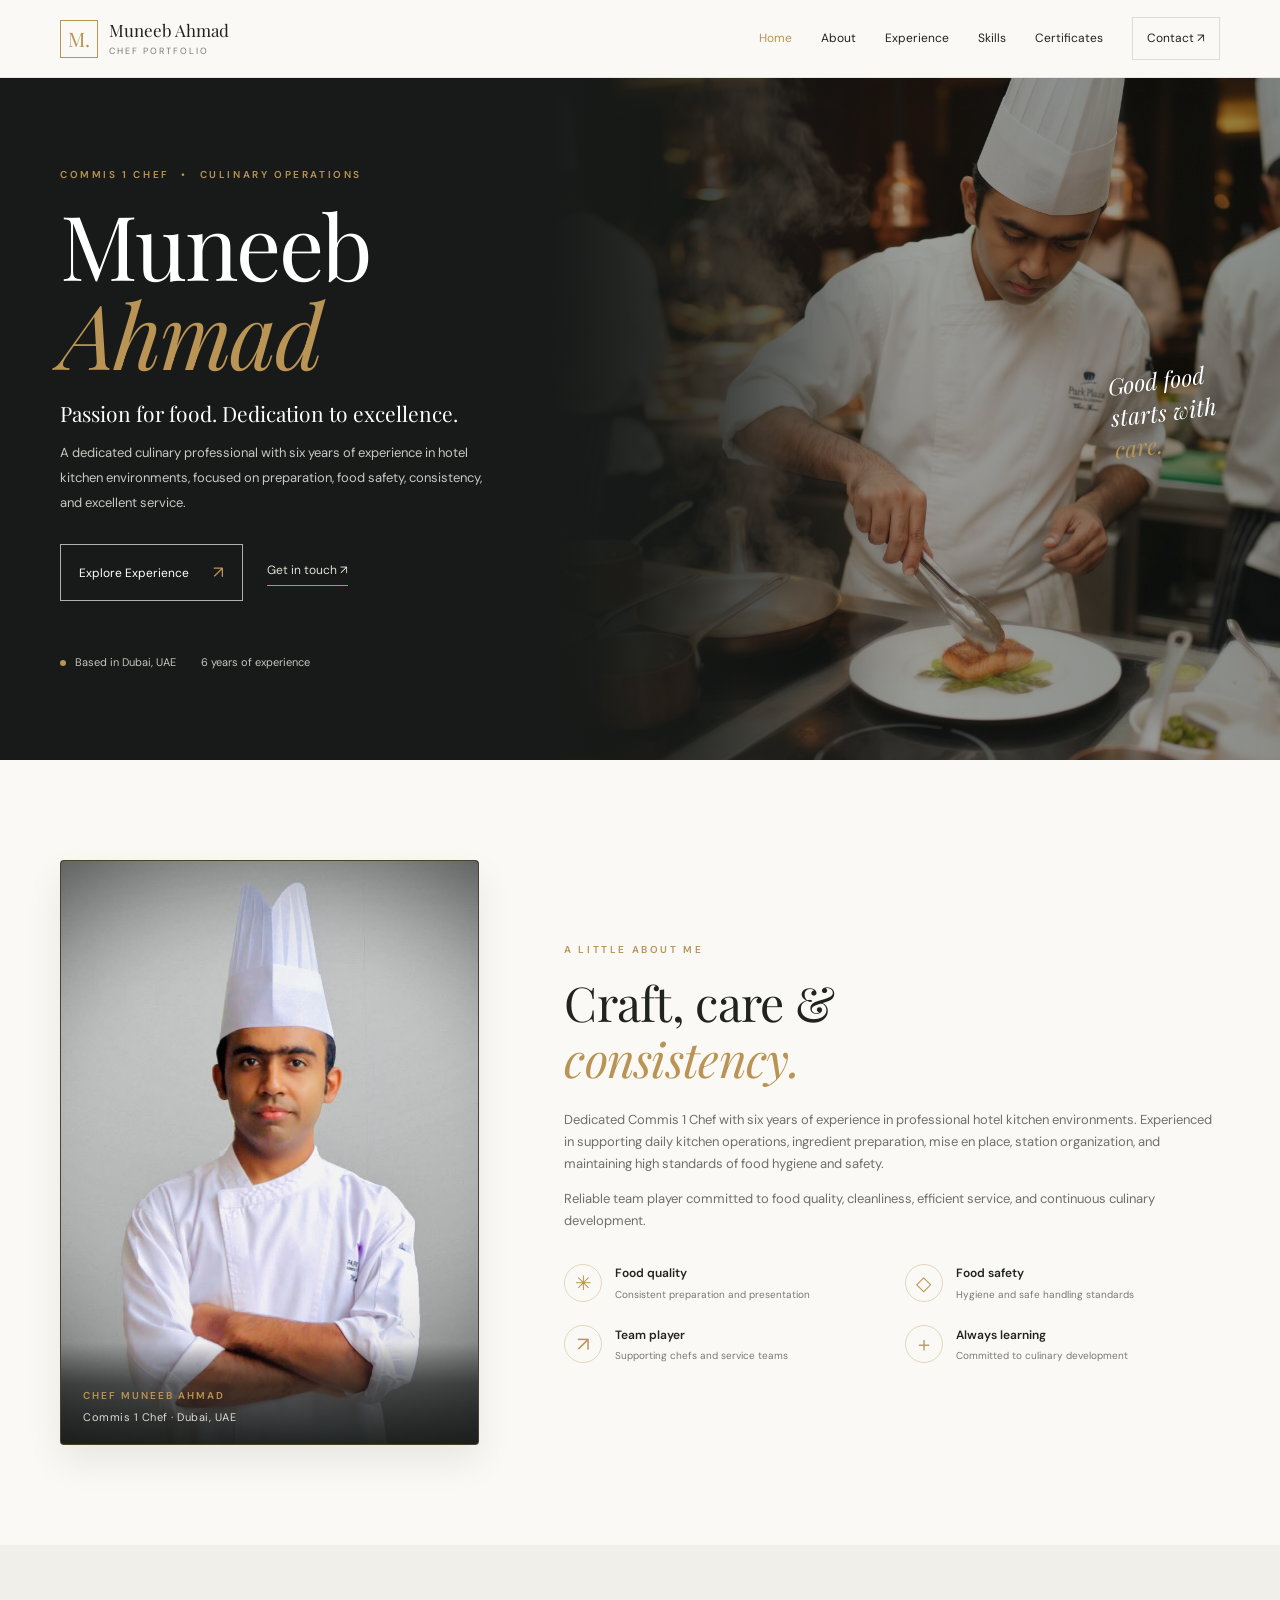
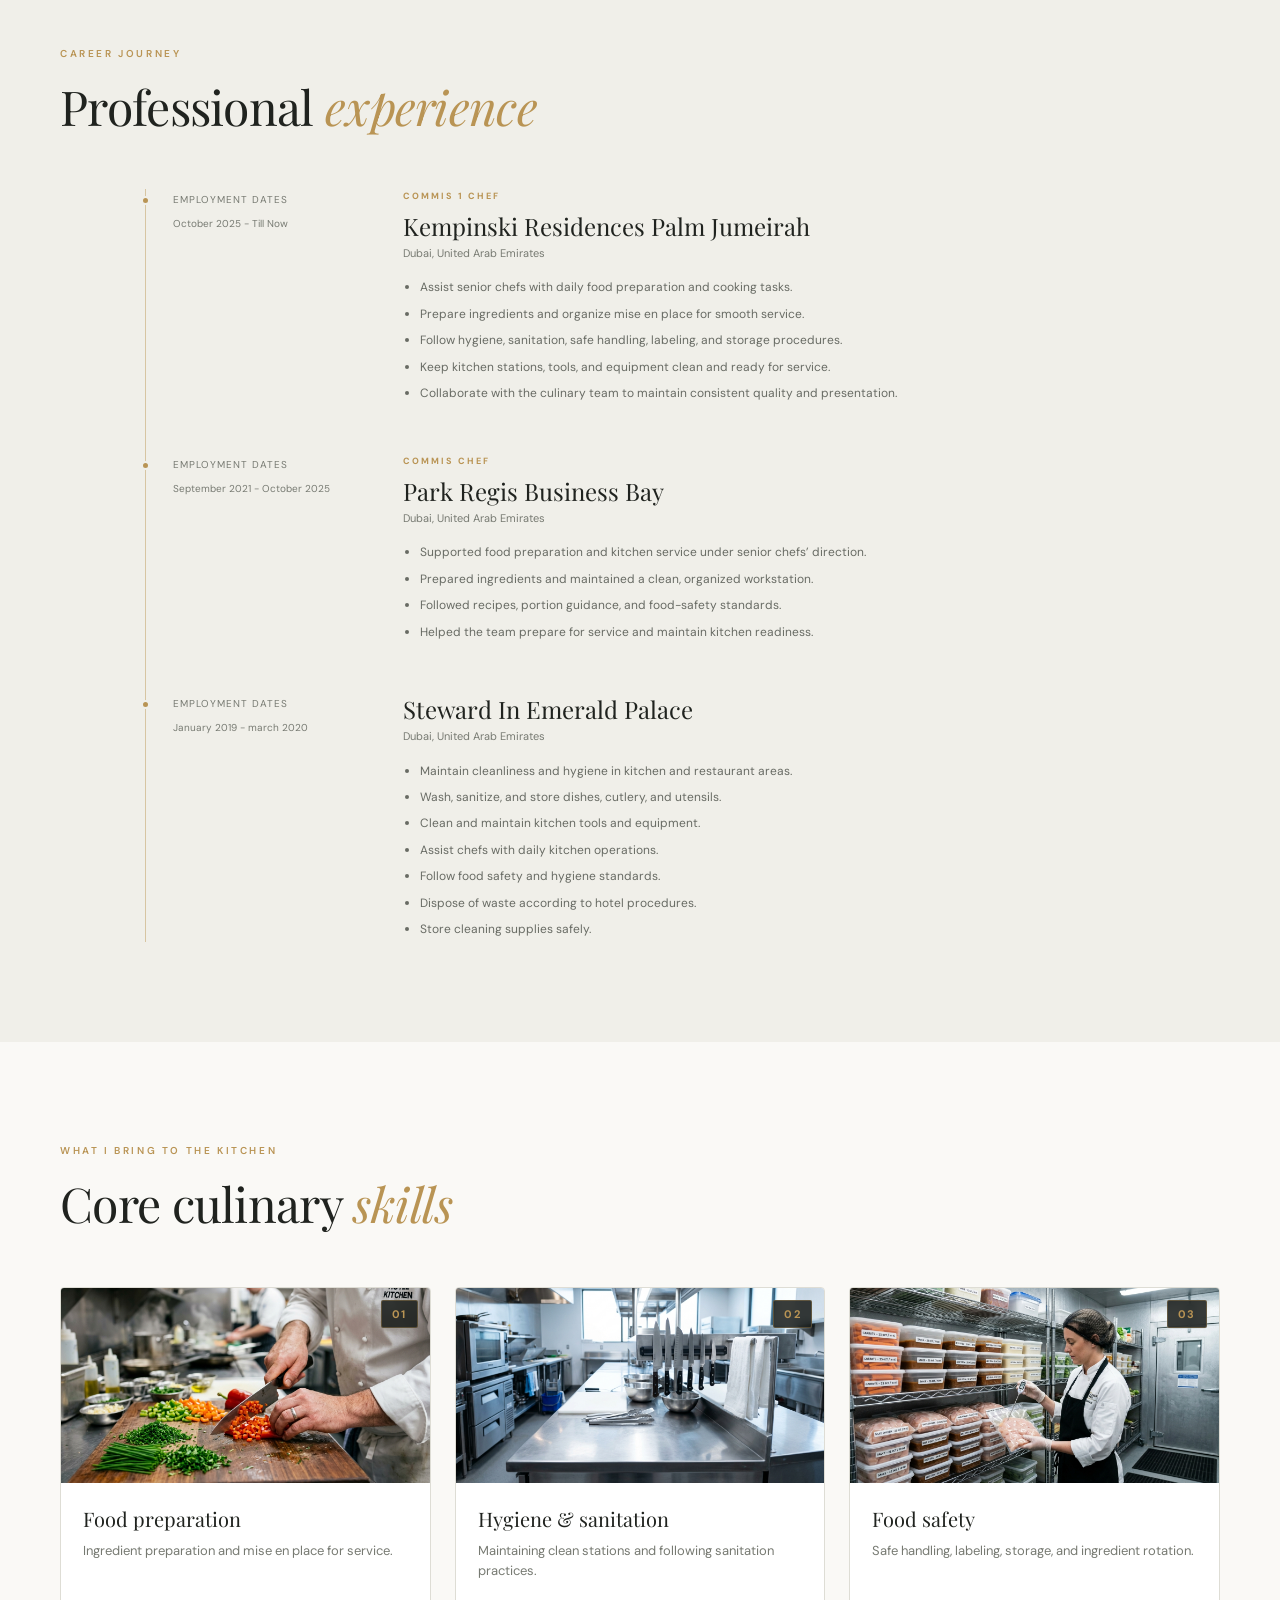
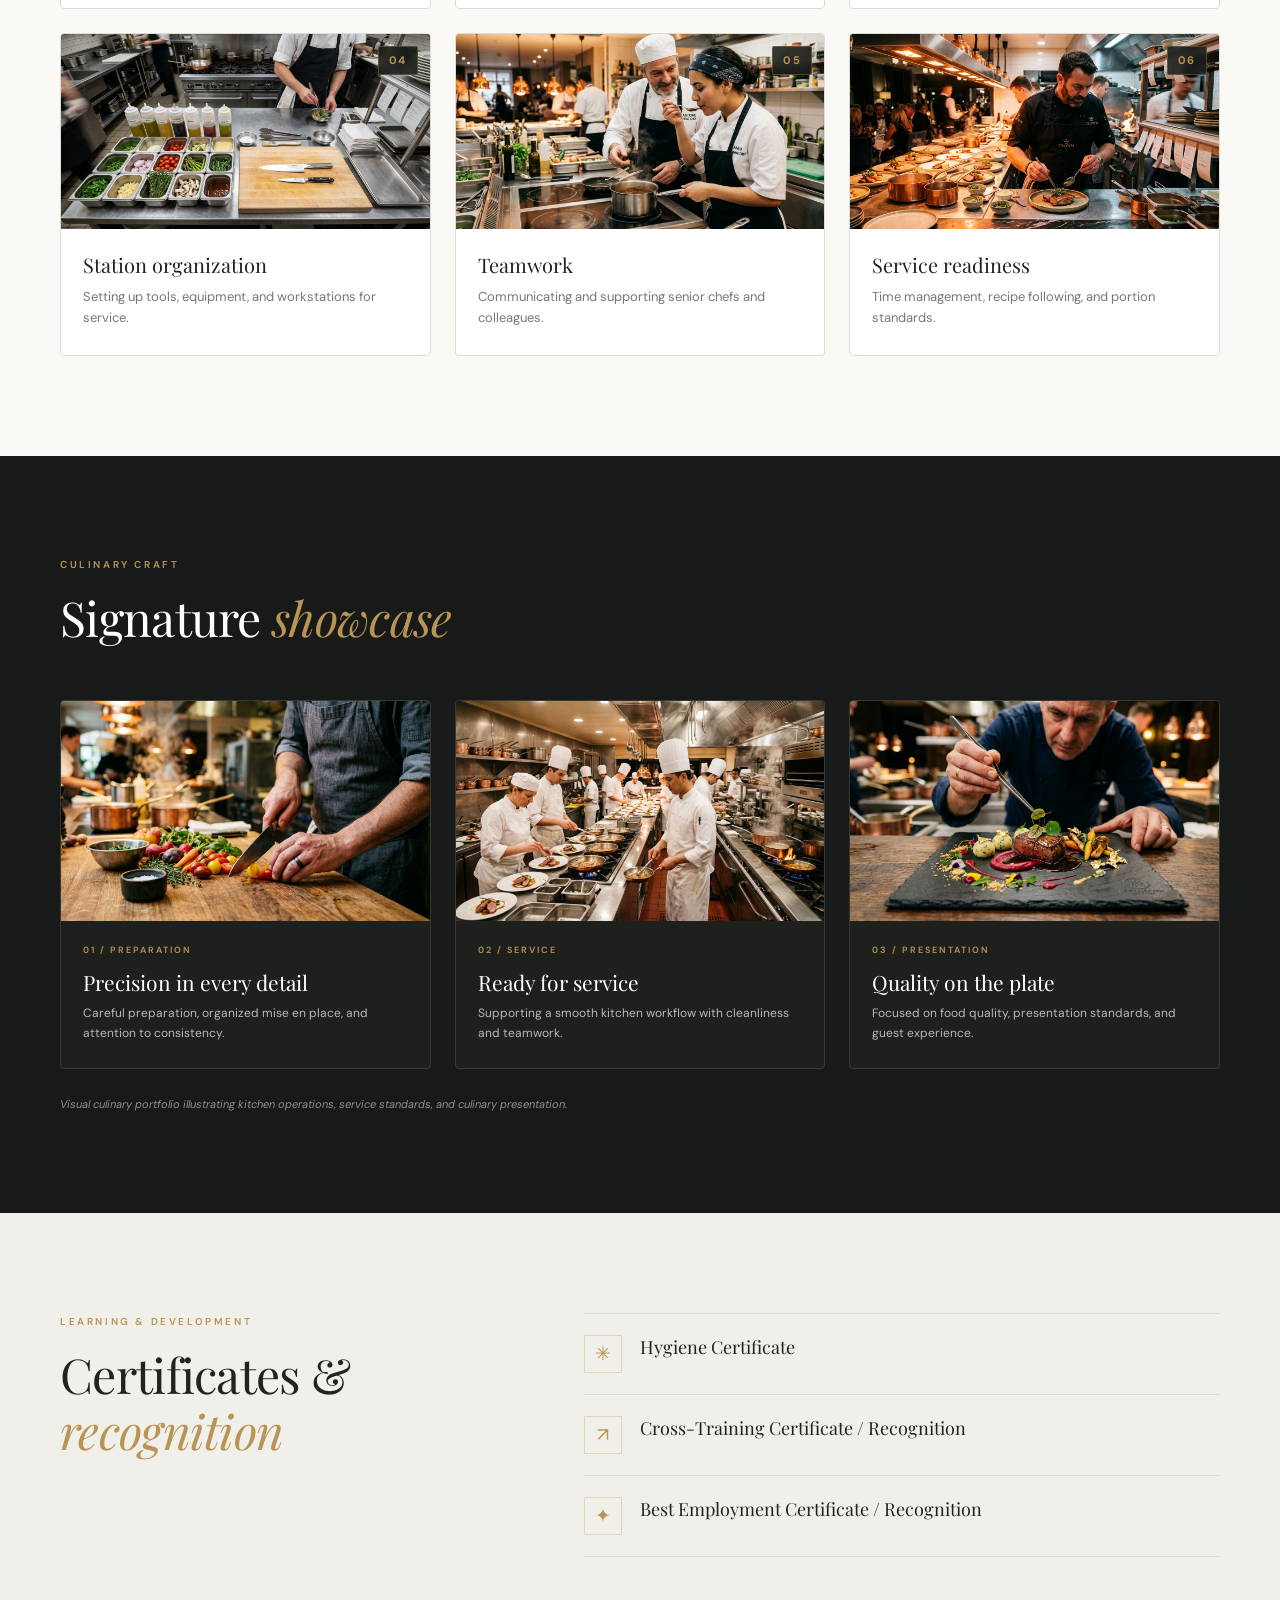
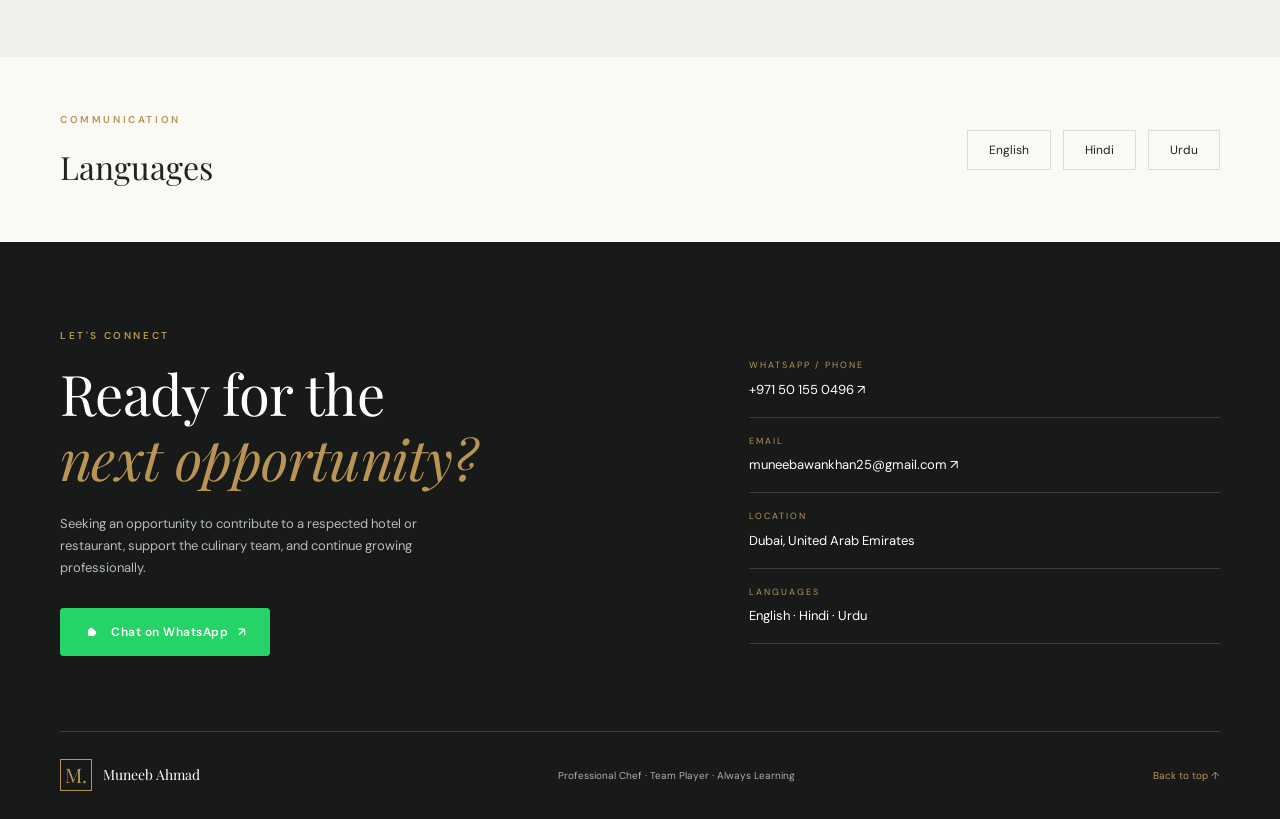
<file: index.html>
<!doctype html>
<html lang="en">

<head>
  <meta charset="utf-8">
  <meta name="viewport" content="width=device-width, initial-scale=1">
  <meta name="description" content="Professional portfolio of Muneeb Ahmad, Commis 1 Chef based in Dubai, UAE.">
  <meta name="theme-color" content="#171a18">
  <title>Muneeb Ahmad | Professional Chef Portfolio</title>
  <link rel="preconnect" href="https://fonts.googleapis.com">
  <link rel="preconnect" href="https://fonts.gstatic.com" crossorigin>
  <link
    href="https://fonts.googleapis.com/css2?family=DM+Sans:wght@400;500;600;700&family=Playfair+Display:ital,wght@0,400;0,500;0,600;1,400;1,500&display=swap"
    rel="stylesheet">
  <link rel="stylesheet" href="assets/css/style.css">
  <script>
    if ('scrollRestoration' in history) { history.scrollRestoration = 'manual'; }
    window.scrollTo(0, 0);
  </script>
  <script defer src="assets/js/script.js"></script>
</head>

<body>
  <header class="site-header">
    <div class="container nav-wrap">
      <a class="brand" href="#home" aria-label="Muneeb Ahmad home"><span class="brand-mark">M.</span><span>Muneeb
          Ahmad<small>CHEF PORTFOLIO</small></span></a>
      <button class="menu-toggle" type="button" aria-label="Open navigation"
        aria-expanded="false"><span></span><span></span></button>
      <nav class="main-nav" aria-label="Main navigation">
        <a href="#home">Home</a><a href="#about">About</a><a href="#experience">Experience</a><a
          href="#skills">Skills</a><a href="#certificates">Certificates</a><a href="https://wa.me/971501550496"
          target="_blank" rel="noopener noreferrer" class="nav-contact">Contact ↗</a>
      </nav>
    </div>
  </header>
  <main>
    <section class="hero" id="home">
      <div class="hero-overlay"></div>
      <div class="container hero-content">
        <p class="eyebrow">COMMIS 1 CHEF <span>•</span> CULINARY OPERATIONS</p>
        <h1>Muneeb<br><em>Ahmad</em></h1>
        <p class="hero-lead">Passion for food. Dedication to excellence.</p>
        <p class="hero-copy">A dedicated culinary professional with six years of experience in hotel kitchen
          environments, focused on preparation, food safety, consistency, and excellent service.</p>
        <div class="hero-actions">
          <a class="button button-light" href="#experience">Explore Experience <span aria-hidden="true">↗</span></a>
          <a class="text-link" href="https://wa.me/971501550496" target="_blank" rel="noopener noreferrer">Get in touch
            ↗</a>
        </div>
        <div class="hero-meta"><span><i class="dot"></i> Based in Dubai, UAE</span><span>6 years of experience</span>
        </div>
      </div>
      <div class="hero-note">Good food<br>starts with<br><em>care.</em></div>
    </section>

    <section class="section about-section" id="about">
      <div class="container two-col about-grid">
        <div class="portrait-photo">
          <img src="assets/images/muneeb.jpeg" alt="Chef Muneeb Ahmad, Commis 1 Chef in uniform">
          <div class="portrait-caption"><span>CHEF MUNEEB AHMAD</span><small>Commis 1 Chef · Dubai, UAE</small></div>
        </div>
        <div class="about-copy">
          <p class="eyebrow">A LITTLE ABOUT ME</p>
          <h2>Craft, care &<br><em>consistency.</em></h2>
          <p>Dedicated Commis 1 Chef with six years of experience in professional hotel kitchen environments.
            Experienced in supporting daily kitchen operations, ingredient preparation, mise en place, station
            organization, and maintaining high standards of food hygiene and safety.</p>
          <p>Reliable team player committed to food quality, cleanliness, efficient service, and continuous culinary
            development.</p>
          <div class="value-grid">
            <div class="value-item"><span class="value-icon">✳</span>
              <div><strong>Food quality</strong><small>Consistent preparation and presentation</small></div>
            </div>
            <div class="value-item"><span class="value-icon">◇</span>
              <div><strong>Food safety</strong><small>Hygiene and safe handling standards</small></div>
            </div>
            <div class="value-item"><span class="value-icon">↗</span>
              <div><strong>Team player</strong><small>Supporting chefs and service teams</small></div>
            </div>
            <div class="value-item"><span class="value-icon">＋</span>
              <div><strong>Always learning</strong><small>Committed to culinary development</small></div>
            </div>
          </div>
        </div>
      </div>
    </section>

    <section class="section soft-section" id="experience">
      <div class="container">
        <div class="section-heading">
          <div>
            <p class="eyebrow">CAREER JOURNEY</p>
            <h2>Professional <em>experience</em></h2>
          </div>

        </div>
        <div class="timeline">
          <article class="timeline-item">
            <div class="timeline-marker"></div>
            <div class="timeline-date">EMPLOYMENT DATES<br><span>October 2025 - Till Now </span></div>
            <div class="timeline-content">
              <p class="role-label">COMMIS 1 CHEF</p>
              <h3>Kempinski Residences Palm Jumeirah</h3>
              <p class="location">Dubai, United Arab Emirates</p>
              <ul>
                <li>Assist senior chefs with daily food preparation and cooking tasks.</li>
                <li>Prepare ingredients and organize mise en place for smooth service.</li>
                <li>Follow hygiene, sanitation, safe handling, labeling, and storage procedures.</li>
                <li>Keep kitchen stations, tools, and equipment clean and ready for service.</li>
                <li>Collaborate with the culinary team to maintain consistent quality and presentation.</li>
              </ul>
            </div>
          </article>
          <article class="timeline-item">
            <div class="timeline-marker"></div>
            <div class="timeline-date">EMPLOYMENT DATES<br><span> September 2021 - October 2025 </span></div>
            <div class="timeline-content">
              <p class="role-label">COMMIS CHEF</p>
              <h3>Park Regis Business Bay</h3>
              <p class="location">Dubai, United Arab Emirates</p>
              <ul>
                <li>Supported food preparation and kitchen service under senior chefs’ direction.</li>
                <li>Prepared ingredients and maintained a clean, organized workstation.</li>
                <li>Followed recipes, portion guidance, and food-safety standards.</li>
                <li>Helped the team prepare for service and maintain kitchen readiness.</li>
              </ul>
            </div>
          </article>
          <article class="timeline-item">
            <div class="timeline-marker"></div>
            <div class="timeline-date">EMPLOYMENT DATES<br><span> January 2019 - march 2020 </span></div>
            <div class="timeline-content">
              <h3>Steward In Emerald Palace </h3>
              <p class="location">Dubai, United Arab Emirates</p>
              <ul>
                <li>Maintain cleanliness and hygiene in kitchen and restaurant areas.</li>
                <li>Wash, sanitize, and store dishes, cutlery, and utensils.</li>
                <li>Clean and maintain kitchen tools and equipment.</li>
                <li>Assist chefs with daily kitchen operations.</li>
                <li>Follow food safety and hygiene standards.</li>
                <li>Dispose of waste according to hotel procedures.</li>
                <li>Store cleaning supplies safely.</li>
              </ul>
            </div>
          </article>
        </div>
      </div>
    </section>

    <section class="section" id="skills">
      <div class="container">
        <div class="section-heading">
          <div>
            <p class="eyebrow">WHAT I BRING TO THE KITCHEN</p>
            <h2>Core culinary <em>skills</em></h2>
          </div>
        </div>
        <div class="skills-grid">
          <article class="skill-card">
            <div class="skill-media">
              <img src="assets/images/skill-prep.jpg" alt="Food preparation and knife skills" loading="lazy">
              <span class="skill-num">01</span>
            </div>
            <div class="skill-body">
              <h3>Food preparation</h3>
              <p>Ingredient preparation and mise en place for service.</p>
            </div>
          </article>
          <article class="skill-card">
            <div class="skill-media">
              <img src="assets/images/skill-hygiene.jpg" alt="Commercial kitchen hygiene and sanitation" loading="lazy">
              <span class="skill-num">02</span>
            </div>
            <div class="skill-body">
              <h3>Hygiene & sanitation</h3>
              <p>Maintaining clean stations and following sanitation practices.</p>
            </div>
          </article>
          <article class="skill-card">
            <div class="skill-media">
              <img src="assets/images/skill-safety.jpg" alt="Food safety and temperature monitoring" loading="lazy">
              <span class="skill-num">03</span>
            </div>
            <div class="skill-body">
              <h3>Food safety</h3>
              <p>Safe handling, labeling, storage, and ingredient rotation.</p>
            </div>
          </article>
          <article class="skill-card">
            <div class="skill-media">
              <img src="assets/images/skill-station.jpg" alt="Kitchen station organization and mise en place setup"
                loading="lazy">
              <span class="skill-num">04</span>
            </div>
            <div class="skill-body">
              <h3>Station organization</h3>
              <p>Setting up tools, equipment, and workstations for service.</p>
            </div>
          </article>
          <article class="skill-card">
            <div class="skill-media">
              <img src="assets/images/skill-team.jpg" alt="Culinary brigade teamwork and chef collaboration"
                loading="lazy">
              <span class="skill-num">05</span>
            </div>
            <div class="skill-body">
              <h3>Teamwork</h3>
              <p>Communicating and supporting senior chefs and colleagues.</p>
            </div>
          </article>
          <article class="skill-card">
            <div class="skill-media">
              <img src="assets/images/skill-service.jpg" alt="Service readiness and dinner service plating"
                loading="lazy">
              <span class="skill-num">06</span>
            </div>
            <div class="skill-body">
              <h3>Service readiness</h3>
              <p>Time management, recipe following, and portion standards.</p>
            </div>
          </article>
        </div>
      </div>
    </section>

    <section class="section signature-section" id="gallery">
      <div class="container">
        <div class="section-heading">
          <div>
            <p class="eyebrow">CULINARY CRAFT</p>
            <h2>Signature <em>showcase</em></h2>
          </div>
        </div>
        <div class="showcase-grid">
          <article class="showcase-card">
            <div class="showcase-image"><img src="assets/images/showcase-prep.jpg"
                alt="Precision culinary preparation and knife craftsmanship" loading="lazy"></div>
            <div class="showcase-copy">
              <span>01 / PREPARATION</span>
              <h3>Precision in every detail</h3>
              <p>Careful preparation, organized mise en place, and attention to consistency.</p>
            </div>
          </article>
          <article class="showcase-card">
            <div class="showcase-image"><img src="assets/images/showcase-service.jpg"
                alt="Commercial hotel kitchen brigade during service rush" loading="lazy"></div>
            <div class="showcase-copy">
              <span>02 / SERVICE</span>
              <h3>Ready for service</h3>
              <p>Supporting a smooth kitchen workflow with cleanliness and teamwork.</p>
            </div>
          </article>
          <article class="showcase-card">
            <div class="showcase-image"><img src="assets/images/showcase-presentation.jpg"
                alt="Michelin caliber fine dining plated presentation" loading="lazy"></div>
            <div class="showcase-copy">
              <span>03 / PRESENTATION</span>
              <h3>Quality on the plate</h3>
              <p>Focused on food quality, presentation standards, and guest experience.</p>
            </div>
          </article>
        </div>
        <p class="gallery-note">Visual culinary portfolio illustrating kitchen operations, service standards, and
          culinary presentation.</p>
      </div>
    </section>

    <section class="section soft-section" id="certificates">
      <div class="container credentials-grid">
        <div>
          <p class="eyebrow">LEARNING & DEVELOPMENT</p>
          <h2>Certificates &<br><em>recognition</em></h2>
        </div>
        <div class="credential-list">
          <div class="credential"><span class="credential-symbol">✳</span>
            <div>
              <h3>Hygiene Certificate</h3>
            </div>
          </div>
          <div class="credential"><span class="credential-symbol">↗</span>
            <div>
              <h3>Cross-Training Certificate / Recognition</h3>
            </div>
          </div>
          <div class="credential"><span class="credential-symbol">✦</span>
            <div>
              <h3>Best Employment Certificate / Recognition</h3>
            </div>
          </div>

        </div>
      </div>
    </section>

    <section class="section languages-section" id="languages">
      <div class="container language-row">
        <div>
          <p class="eyebrow">COMMUNICATION</p>
          <h2>Languages</h2>
        </div>
        <div class="language-pills"><span>English</span><span>Hindi</span><span>Urdu</span></div>
      </div>
    </section>

    <section class="contact-section" id="contact">
      <div class="container contact-grid">
        <div>
          <p class="eyebrow">LET'S CONNECT</p>
          <h2>Ready for the<br><em>next opportunity?</em></h2>
          <p class="contact-copy">Seeking an opportunity to contribute to a respected hotel or restaurant, support the
            culinary team, and continue growing professionally.</p>
          <div class="contact-actions">
            <a class="button button-whatsapp" href="https://wa.me/971501550496" target="_blank"
              rel="noopener noreferrer">
              <svg width="18" height="18" viewBox="0 0 24 24" fill="currentColor" aria-hidden="true">
                <path
                  d="M12.031 6.172c-3.181 0-5.767 2.586-5.768 5.766-.001 1.298.38 2.27 1.019 3.287l-.582 2.128 2.182-.573c.978.58 1.911.928 3.145.929 3.178 0 5.767-2.587 5.768-5.766 0-3.18-2.587-5.771-5.771zm3.392 8.244c-.144.405-.837.774-1.17.824-.312.045-.694.073-2.146-.527-1.745-.722-2.885-2.487-2.973-2.603-.088-.117-.704-.937-.704-1.787 0-.85.443-1.268.601-1.444.159-.175.347-.219.462-.219.116 0 .232.001.332.006.107.005.25-.041.391.298.145.348.497 1.213.541 1.302.044.088.073.192.015.308-.059.117-.089.19-.176.293-.089.102-.187.228-.267.306-.089.088-.182.183-.078.361.103.177.459.757.985 1.226.677.604 1.248.791 1.425.879.177.088.281.074.385-.045.104-.118.444-.517.562-.694.119-.177.237-.148.399-.089.163.059 1.034.488 1.212.576.177.089.296.133.34.207.045.074.045.428-.099.833zM12 2C6.477 2 2 6.477 2 12c0 1.891.526 3.662 1.438 5.176L2 22l4.962-1.398A9.956 9.956 0 0012 22c5.523 0 10-4.477 10-10S17.523 2 12 2z" />
              </svg>
              Chat on WhatsApp <span aria-hidden="true">↗</span>
            </a>
          </div>
        </div>
        <div class="contact-details">
          <a href="https://wa.me/971501550496" target="_blank" rel="noopener noreferrer"><span
              class="contact-label">WHATSAPP / PHONE</span><span>+971 50 155 0496 ↗</span></a>
          <a href="mailto:muneebawankhan25@gmail.com"><span
              class="contact-label">EMAIL</span><span>muneebawankhan25@gmail.com ↗</span></a>
          <div><span class="contact-label">LOCATION</span><span>Dubai, United Arab Emirates</span></div>
          <div><span class="contact-label">LANGUAGES</span><span>English · Hindi · Urdu</span></div>
        </div>
      </div>
      <footer class="site-footer container"><a class="brand brand-footer" href="#home"><span
            class="brand-mark">M.</span> Muneeb Ahmad</a><span>Professional Chef · Team Player · Always
          Learning</span><a href="#home" class="back-top">Back to top ↑</a></footer>
    </section>
  </main>
  <script>
    // JavaScript is loaded from assets/js/script.js
  </script>
</body>

</html>
</file>
<file: assets/css/style.css>
:root{--ink:#20231f;--muted:#777a72;--paper:#faf9f6;--soft:#f0efe9;--gold:#b99454;--line:#deddd5;--dark:#171a18;--white:#fff;--serif:"Playfair Display",Georgia,serif;--sans:"DM Sans",Arial,sans-serif}
*{box-sizing:border-box}html{scroll-behavior:smooth;scroll-padding-top:88px}body{margin:0;background:var(--paper);color:var(--ink);font-family:var(--sans);font-size:15px;line-height:1.7;-webkit-font-smoothing:antialiased}a{color:inherit;text-decoration:none}button{font:inherit}.container{width:min(1160px,calc(100% - 48px));margin-inline:auto}.site-header{height:78px;background:rgba(250,249,246,.96);border-bottom:1px solid rgba(32,35,31,.08);position:sticky;top:0;z-index:20;backdrop-filter:blur(12px)}.nav-wrap{height:100%;display:flex;align-items:center;justify-content:space-between;gap:24px}.brand{display:flex;align-items:center;gap:11px;font-family:var(--serif);font-size:17px;line-height:1.2;white-space:nowrap}.brand small{display:block;font:9px var(--sans);letter-spacing:2px;color:var(--muted);margin-top:5px}.brand-mark{width:38px;height:38px;display:grid;place-items:center;border:1px solid var(--gold);color:var(--gold);font-family:var(--serif);font-size:20px}.main-nav{display:flex;align-items:center;gap:29px;font-size:12px}.main-nav a{transition:color .2s}.main-nav a:hover,.main-nav a.active{color:var(--gold)}.nav-contact{border:1px solid var(--line);padding:10px 14px}.menu-toggle{display:none;background:none;border:0;padding:8px}.hero{position:relative;min-height:610px;background:var(--dark);color:white;display:flex;align-items:center;overflow:hidden}.hero:before{content:"";position:absolute;inset:0 0 0 43%;background:linear-gradient(90deg,var(--dark) 0%,rgba(23,26,24,.2) 45%,rgba(23,26,24,.16) 100%),url("../images/chef-hero.png") center/cover no-repeat;opacity:.9}.hero-overlay{position:absolute;inset:0;background:linear-gradient(90deg,rgba(23,26,24,.97) 0%,rgba(23,26,24,.9) 34%,rgba(23,26,24,.18) 72%,rgba(23,26,24,.3) 100%)}.hero-content{position:relative;z-index:1;padding-block:88px}.eyebrow{font-size:10px;letter-spacing:2.6px;font-weight:600;color:var(--gold);margin:0 0 17px}.eyebrow span{padding-inline:7px}.hero h1{font:clamp(58px,7vw,92px)/.99 var(--serif);letter-spacing:-2px;margin:0 0 22px}.hero h1 em,.hero-note em,.about-copy h2 em,.section-heading h2 em,.credentials-grid h2 em,.contact-grid h2 em{font-weight:400;color:var(--gold)}.hero-lead{font:21px var(--serif);margin:0 0 14px}.hero-copy{max-width:440px;color:#c8c9c3;font-size:13px;line-height:1.9}.hero-actions{display:flex;align-items:center;gap:24px;margin-top:29px}.button{display:inline-flex;align-items:center;gap:24px;padding:13px 18px;font-size:12px;transition:transform .2s,background .2s}.button:hover{transform:translateY(-2px)}.button-light{border:1px solid rgba(255,255,255,.65);color:white}.button-light span{color:var(--gold);font-size:17px}.text-link{font-size:12px;color:#e1e0d9;border-bottom:1px solid var(--gold);padding-bottom:4px}.hero-meta{display:flex;gap:25px;margin-top:52px;color:#c5c6bf;font-size:11px}.hero-meta span{display:flex;align-items:center;gap:9px}.dot{width:6px;height:6px;border-radius:50%;background:var(--gold)}.hero-note{position:absolute;z-index:2;right:max(5vw,calc((100vw - 1160px)/2));top:42%;font:italic 23px/1.4 var(--serif);color:#fff;transform:rotate(-7deg);text-shadow:0 2px 20px #000}.section{padding:100px 0}.about-grid{display:grid;grid-template-columns:.78fr 1.22fr;gap:85px;align-items:center}.portrait-placeholder{min-height:430px;background:linear-gradient(145deg,#d6d0c4,#a29b8c);display:flex;flex-direction:column;align-items:center;justify-content:center;position:relative;overflow:hidden;color:#fff;text-align:center}.portrait-placeholder:after{content:"";position:absolute;inset:14px;border:1px solid rgba(255,255,255,.45)}.portrait-monogram{font:clamp(80px,10vw,140px)/1 var(--serif);letter-spacing:-8px;color:rgba(255,255,255,.86)}.portrait-placeholder>span,.portrait-placeholder small{position:relative;z-index:1;letter-spacing:2px;font-size:9px}.portrait-placeholder small{margin-top:12px;letter-spacing:.4px}.about-copy h2,.section-heading h2,.credentials-grid h2,.contact-grid h2{font:clamp(35px,4vw,48px)/1.15 var(--serif);letter-spacing:-.7px;margin:0 0 23px}.about-copy>p:not(.eyebrow){font-size:13px;color:#6e7069;max-width:650px}.value-grid{display:grid;grid-template-columns:1fr 1fr;gap:22px 25px;margin-top:31px}.value-item{display:flex;align-items:center;gap:13px}.value-icon{display:grid;place-items:center;flex:0 0 38px;height:38px;border:1px solid #e4d7bd;color:var(--gold);font-size:20px;border-radius:50%}.value-item strong,.value-item small{display:block}.value-item strong{font-size:12px;font-weight:600}.value-item small{font-size:10px;color:var(--muted);margin-top:2px}.soft-section{background:var(--soft)}.section-heading{display:flex;justify-content:space-between;align-items:end;gap:30px;margin-bottom:55px}.section-heading h2{margin:0}.section-intro{max-width:320px;color:var(--muted);font-size:12px;margin:0 0 5px}.timeline{max-width:1000px;margin-inline:auto}.timeline-item{display:grid;grid-template-columns:190px 1fr;gap:40px;position:relative;padding:0 0 48px 27px;border-left:1px solid #d7c5a2;margin-left:5px}.timeline-item:last-child{padding-bottom:0}.timeline-marker{position:absolute;width:9px;height:9px;border-radius:50%;background:var(--gold);left:-5px;top:7px;border:2px solid var(--soft)}.timeline-date{font-size:10px;letter-spacing:1px;color:var(--muted);padding-top:2px}.timeline-date span{display:inline-block;margin-top:7px;letter-spacing:0}.role-label{font-size:9px;letter-spacing:2px;color:var(--gold);margin:0 0 5px;font-weight:700}.timeline-content h3{font:24px var(--serif);margin:0}.location{font-size:11px;color:var(--muted);margin:2px 0 12px}.timeline-content ul{padding-left:17px;margin:0;color:#686b64;font-size:12px}.timeline-content li{padding:3px 0}.skills-grid{display:grid;grid-template-columns:repeat(3,1fr);gap:1px;background:var(--line);border:1px solid var(--line)}.skill-card{background:var(--paper);padding:29px 28px 32px;min-height:175px;transition:background .2s}.skill-card:hover{background:#fff}.skill-card>span{color:var(--gold);font:italic 17px var(--serif)}.skill-card h3{font:21px var(--serif);margin:17px 0 8px}.skill-card p{font-size:12px;color:var(--muted);margin:0;max-width:260px}.credentials-grid{display:grid;grid-template-columns:.8fr 1.2fr;gap:100px}.credentials-grid h2{margin-bottom:18px}.credential-list{border-top:1px solid var(--line)}.credential{display:flex;gap:18px;padding:21px 0;border-bottom:1px solid var(--line);align-items:flex-start}.credential-symbol{width:38px;height:38px;flex:0 0 38px;display:grid;place-items:center;border:1px solid #e2d5bc;color:var(--gold);font-size:19px}.credential h3{font:18px var(--serif);margin:0 0 3px}.credential p{font-size:11px;color:var(--muted);margin:0}.languages-section{padding:54px 0}.language-row{display:flex;align-items:center;justify-content:space-between;gap:30px}.language-row h2{font:32px var(--serif);margin:0}.language-pills{display:flex;gap:12px;flex-wrap:wrap}.language-pills span{border:1px solid var(--line);padding:9px 21px;font-size:12px}.contact-section{background:var(--dark);color:white;padding:85px 0 0}.contact-grid{display:grid;grid-template-columns:1fr .8fr;gap:100px;padding-bottom:75px}.contact-grid h2{font-size:clamp(38px,4.5vw,56px)}.contact-copy{max-width:420px;color:#b9bcb5;font-size:13px}.contact-details{padding-top:15px}.contact-details>a,.contact-details>div{display:flex;flex-direction:column;gap:5px;padding:16px 0;border-bottom:1px solid #3a3d38;font-size:13px;overflow-wrap:anywhere}.contact-label{font-size:9px;letter-spacing:2px;color:var(--gold)}.contact-details a:hover>span:last-child{color:var(--gold)}.site-footer{border-top:1px solid #3a3d38;min-height:88px;display:flex;align-items:center;justify-content:space-between;gap:22px;color:#aeb0a9;font-size:10px}.brand-footer{color:white;font-size:14px}.brand-footer .brand-mark{width:32px;height:32px}.back-top{color:var(--gold)}.menu-toggle span{display:block;width:23px;height:1px;background:var(--ink);margin:6px}.reveal{opacity:0;transform:translateY(16px);transition:opacity .65s ease,transform .65s ease}.reveal.is-visible{opacity:1;transform:none}
@media(max-width:900px){.main-nav{gap:15px;font-size:11px}.about-grid{gap:45px}.hero-note{right:5%;font-size:18px}.credentials-grid,.contact-grid{gap:50px}.section{padding:78px 0}}
@media(max-width:700px){.container{width:min(100% - 34px,560px)}.site-header{height:70px}.menu-toggle{display:block;cursor:pointer}.main-nav{display:none;position:absolute;top:69px;left:0;right:0;background:var(--paper);padding:18px 24px 24px;border-bottom:1px solid var(--line);align-items:stretch;flex-direction:column;gap:0}.main-nav.open{display:flex}.main-nav a{padding:12px 0;border-bottom:1px solid var(--line)}.main-nav .nav-contact{border:0;padding:12px 0}.hero{min-height:650px;align-items:flex-end}.hero:before{inset:0;background:linear-gradient(0deg,rgba(23,26,24,.98) 0%,rgba(23,26,24,.78) 48%,rgba(23,26,24,.3) 100%),url("../images/chef-hero.png") center/cover no-repeat}.hero-overlay{background:linear-gradient(0deg,rgba(23,26,24,.3),transparent)}.hero-content{padding-block:85px 44px}.hero h1{font-size:64px}.hero-copy{max-width:390px}.hero-note{display:none}.hero-meta{margin-top:35px;gap:14px;flex-wrap:wrap}.section{padding:65px 0}.about-grid,.credentials-grid,.contact-grid{grid-template-columns:1fr;gap:36px}.portrait-placeholder{min-height:300px;max-width:100%}.about-copy h2,.section-heading h2,.credentials-grid h2{font-size:39px}.section-heading{align-items:flex-start;flex-direction:column;gap:13px;margin-bottom:36px}.timeline-item{grid-template-columns:1fr;gap:10px;padding-left:23px;padding-bottom:38px}.timeline-date{order:0}.timeline-content{order:1}.timeline-content h3{font-size:22px}.skills-grid{grid-template-columns:1fr 1fr}.skill-card{padding:23px 18px;min-height:165px}.skill-card h3{font-size:18px}.value-grid{gap:19px 12px}.value-item{align-items:flex-start}.value-item small{line-height:1.5}.language-row{align-items:flex-start;flex-direction:column;gap:20px}.contact-section{padding-top:65px}.contact-grid{padding-bottom:48px}.site-footer{padding:22px 0;align-items:flex-start;flex-direction:column;gap:14px}.contact-grid h2{font-size:43px}}
@media(max-width:400px){.hero h1{font-size:55px}.hero-lead{font-size:18px}.hero-actions{align-items:flex-start;flex-direction:column;gap:17px}.skills-grid{grid-template-columns:1fr}.skill-card{min-height:auto}.value-grid{grid-template-columns:1fr}.language-pills{gap:8px}.language-pills span{padding:8px 14px}}
@media(prefers-reduced-motion:reduce){html{scroll-behavior:auto}*,*::before,*::after{transition:none!important}.reveal{opacity:1;transform:none}}


/* Portfolio photo, skills with imagery, and culinary showcase */
.portrait-photo{position:relative;min-height:480px;height:100%;border-radius:4px;overflow:hidden;background:#171a18;border:1px solid rgba(185,148,84,.32);box-shadow:0 16px 36px rgba(0,0,0,.08)}
.portrait-photo img{width:100%;height:100%;min-height:480px;display:block;object-fit:cover;object-position:center 8%}
.portrait-caption{position:absolute;left:0;right:0;bottom:0;padding:44px 22px 18px;color:#fff;background:linear-gradient(to top,rgba(23,26,24,.92) 0%,rgba(23,26,24,.6) 60%,transparent 100%)}
.portrait-caption span{display:block;font-size:10px;letter-spacing:2px;font-weight:600;color:var(--gold)}
.portrait-caption small{display:block;margin-top:4px;font-size:11px;color:#deddd5;letter-spacing:.5px}

.skills-grid{display:grid;grid-template-columns:repeat(3,1fr);gap:24px;background:transparent;border:none}
.skill-card{background:#fff;border:1px solid var(--line);border-radius:4px;overflow:hidden;display:flex;flex-direction:column;padding:0;min-height:0;transition:transform .25s ease,box-shadow .25s ease,border-color .25s ease}
.skill-card:hover{transform:translateY(-4px);border-color:var(--gold);box-shadow:0 14px 28px rgba(0,0,0,.06)}
.skill-media{position:relative;height:195px;width:100%;overflow:hidden;background:#1a1d1a}
.skill-media img{width:100%;height:100%;object-fit:cover;display:block;transition:transform .45s ease}
.skill-card:hover .skill-media img{transform:scale(1.05)}
.skill-num{position:absolute;top:12px;right:12px;background:rgba(23,26,24,.85);color:var(--gold);font-size:11px;font-weight:700;letter-spacing:1.5px;padding:4px 10px;border:1px solid rgba(185,148,84,.35);backdrop-filter:blur(4px);border-radius:2px}
.skill-body{padding:22px 22px 26px;display:flex;flex-direction:column;flex-grow:1}
.skill-body h3{font:20px var(--serif);margin:0 0 9px;color:var(--ink)}
.skill-body p{font-size:13px;line-height:1.6;color:var(--muted);margin:0;max-width:none}

.signature-section{background:var(--dark);color:#fff}
.signature-section .section-intro{color:#b8bbb3}
.showcase-grid{display:grid;grid-template-columns:repeat(3,1fr);gap:24px}
.showcase-card{border:1px solid #363932;background:#1d201d;border-radius:4px;overflow:hidden;display:flex;flex-direction:column;transition:transform .25s ease,border-color .25s ease,box-shadow .25s ease}
.showcase-card:hover{transform:translateY(-4px);border-color:var(--gold);box-shadow:0 14px 28px rgba(0,0,0,.3)}
.showcase-image{height:220px;overflow:hidden;background:#20231f}
.showcase-image img{width:100%;height:100%;object-fit:cover;display:block;transition:transform .5s ease}
.showcase-card:hover .showcase-image img{transform:scale(1.05)}
.showcase-copy{padding:22px 22px 24px;display:flex;flex-direction:column;flex-grow:1}
.showcase-copy>span{font-size:9px;letter-spacing:2px;font-weight:600;color:var(--gold);display:block}
.showcase-copy h3{font:21px var(--serif);margin:10px 0 8px;color:#fff}
.showcase-copy p{font-size:12px;line-height:1.65;color:#b8bbb3;margin:0}
.gallery-note{font-size:11px;color:#8f928a;margin:26px 0 0;font-style:italic}

@media(max-width:960px){
  .skills-grid{grid-template-columns:repeat(2,1fr);gap:20px}
  .showcase-grid{grid-template-columns:repeat(2,1fr);gap:20px}
  .showcase-card:last-child{grid-column:span 2}
}

.contact-actions{margin-top:28px}
.button-whatsapp{display:inline-flex;align-items:center;gap:10px;background:#25d366;color:#fff!important;border:1px solid #25d366;padding:13px 22px;border-radius:3px;font-size:12px;font-weight:600;letter-spacing:.5px;transition:background .2s,transform .2s,box-shadow .2s}
.button-whatsapp:hover{background:#1fb855;border-color:#1fb855;color:#fff!important;transform:translateY(-2px);box-shadow:0 8px 20px rgba(37,211,102,.25)}
.button-whatsapp svg{flex-shrink:0}

@media(max-width:700px){
  .portrait-photo{min-height:380px;height:430px}
  .portrait-photo img{min-height:380px;height:430px;object-position:center 6%}
  .skills-grid{grid-template-columns:1fr;gap:20px}
  .skill-media{height:200px}
  .skill-card{padding:0}
  .skill-body{padding:20px 20px 24px}
  .showcase-grid{grid-template-columns:1fr;gap:20px}
  .showcase-card:last-child{grid-column:auto}
  .showcase-image{height:220px}
  .showcase-copy{padding:20px 20px 22px}
  .contact-actions{margin-top:22px}
  .button-whatsapp{width:100%;justify-content:center}
}

@media(max-width:420px){
  .portrait-photo,.portrait-photo img{min-height:340px;height:380px}
  .skill-media{height:180px}
  .showcase-image{height:190px}
  .showcase-copy h3{font-size:19px}
  .skill-body h3{font-size:19px}
}
</file>
